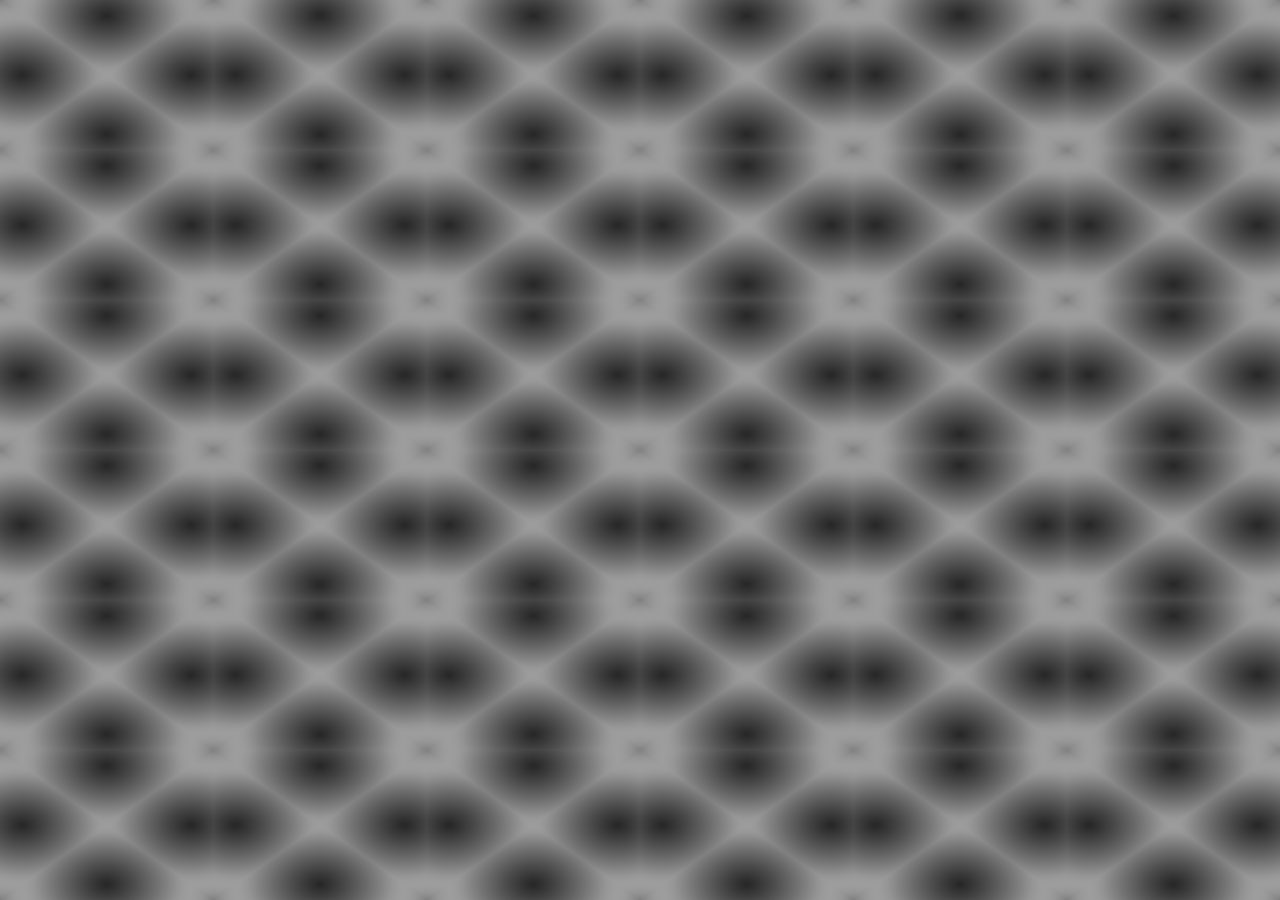
<file: week1.html>
<!DOCTYPE html>
<html lang="en">
<head>
    <meta charset="UTF-8">
    <meta name="viewport" content="width=device-width, initial-scale=1.0">
    <title>WebGL Shader Template</title>
    <style>
        /* Remove default margins and hide scrollbars */
        html, body {
            margin: 0;
            padding: 0;
            width: 100%;
            height: 100%;
            overflow: hidden;
            background: #000;
        }
        /* Make canvas cover the entire screen */
        canvas {
            display: block;
            width: 100vw;
            height: 100vh;
        }
    </style>
</head>
<body>

    <canvas id="gl-canvas"></canvas>

    <script>
        const canvas = document.querySelector('#gl-canvas');
        const gl = canvas.getContext('webgl');

        if (!gl) {
            alert('WebGL not supported!');
        }

        // Object to store normalized or raw mouse coordinates
        const mouse = { x: 0, y: 0 };

        // Track mouse movement (mapping WebGL's bottom-left origin)
        window.addEventListener('mousemove', (e) => {
            mouse.x = e.clientX;
            // Invert Y because browser coordinates start at top-left, WebGL starts at bottom-left
            mouse.y = window.innerHeight - e.clientY;
        });

        // Resize canvas to match display size
        function resize() {
            canvas.width = window.innerWidth;
            canvas.height = window.innerHeight;
            gl.viewport(0, 0, canvas.width, canvas.height);
        }
        window.addEventListener('resize', resize);
        resize();

        // Vertex shader: simple full-quad position pass
        const vsSource = `
            attribute vec2 a_position;
            void main() {
                gl_Position = vec4(a_position, 0.0, 1.0);
            }
        `;

        // Fragment shader: uses u_resolution, u_time, and u_mouse
        const fsSource = `
            // Author @patriciogv ( patriciogonzalezvivo.com ) - 2015
            //i used rotate2d and patterns
            #ifdef GL_ES
            precision mediump float;
            #endif

            #define PI 3.14159265359

            uniform vec2 u_resolution;
            uniform float u_time;

            mat2 scale2d(float _angle){
                return mat2(-sin(_angle),-sin(_angle),
                            sin(_angle),-sin(_angle));
            }

            float box(in vec2 _st, in vec2 _size){
                _size = vec2(0.5) - _size*0.020;
                vec2 uv = smoothstep(_size,
                                    _size+vec2(0.001),
                                    _st);
                uv *= smoothstep(_size,
                                _size+vec2(0.001),
                                vec2(1.0)-_st);
                return uv.x*uv.y;
            }

            float cross(in vec2 _st, float _size){
                return  box(_st, vec2(_size,_size)) +
                        box(_st, vec2(_size,_size));
            }

            vec2 brickTile(vec2 _st, float _zoom){
                _st *= _zoom;

                // Here is where the offset is happening
                _st.x += step(0.512, mod(_st.y,0.928)) * 2.188;

                return fract(_st);
            }

            void main(){
                vec2 st = gl_FragCoord.xy/u_resolution.xy;
                vec3 color = vec3(0.0);
            float d = 0.0;
                // move space from the center to the vec2(0.0)
                //st = st *3.160,0.0;

               //st = brickTile(st,2.0);

            st *= 6.0;    // Scale up the space by 3
                st = fract(st);
                st -= vec2(0.5,0.5);

                // rotate the space
                st = scale2d(sin(u_time)*1.9 ) * st;

                // move it back to the original place
                //st += vec2(1.000,0.740);

                // Show the coordinates of the space on the background
                //color = vec3(st.x,st.y,0.0);

              d = length(min(abs(st)-0.308,1.808));
                // Add the shape on the foreground
                 //color = vec3(st,0.0);

                gl_FragColor = vec4(vec3( smoothstep(-0.292,0.904,d)* smoothstep(0.854,0.356,d)) ,1.072);
            }
        `;

        // Helper function to compile shaders
        function createShader(gl, type, source) {
            const shader = gl.createShader(type);
            gl.shaderSource(shader, source);
            gl.compileShader(shader);
            if (!gl.getShaderParameter(shader, gl.COMPILE_STATUS)) {
                console.error(gl.getShaderInfoLog(shader));
                gl.deleteShader(shader);
                return null;
            }
            return shader;
        }

        const vertexShader = createShader(gl, gl.VERTEX_SHADER, vsSource);
        const fragmentShader = createShader(gl, gl.FRAGMENT_SHADER, fsSource);

        // Link program
        const program = gl.createProgram();
        gl.attachShader(program, vertexShader);
        gl.attachShader(program, fragmentShader);
        gl.linkProgram(program);
        gl.useProgram(program);

        // Set up rectangle geometry covering the screen (two triangles)
        const positionBuffer = gl.createBuffer();
        gl.bindBuffer(gl.ARRAY_BUFFER, positionBuffer);
        const positions = new Float32Array([
            -1, -1,
             1, -1,
            -1,  1,
            -1,  1,
             1, -1,
             1,  1,
        ]);
        gl.bufferData(gl.ARRAY_BUFFER, positions, gl.STATIC_DRAW);

        const positionLocation = gl.getAttribLocation(program, "a_position");
        gl.enableVertexAttribArray(positionLocation);
        gl.vertexAttribPointer(positionLocation, 2, gl.FLOAT, false, 0, 0);

        // Get uniform locations
        const resolutionLocation = gl.getUniformLocation(program, "u_resolution");
        const timeLocation = gl.getUniformLocation(program, "u_time");
        const mouseLocation = gl.getUniformLocation(program, "u_mouse");

        // Render loop
        let startTime = Date.now();
        function render() {
            let currentTime = (Date.now() - startTime) * 0.001;

            // Pass uniform data to shader
            gl.uniform2f(resolutionLocation, canvas.width, canvas.height);
            gl.uniform1f(timeLocation, currentTime);
            gl.uniform2f(mouseLocation, mouse.x, mouse.y);

            gl.drawArrays(gl.TRIANGLES, 0, 6);
            requestAnimationFrame(render);
        }
        render();
    </script>
</body>
</html>
</file>
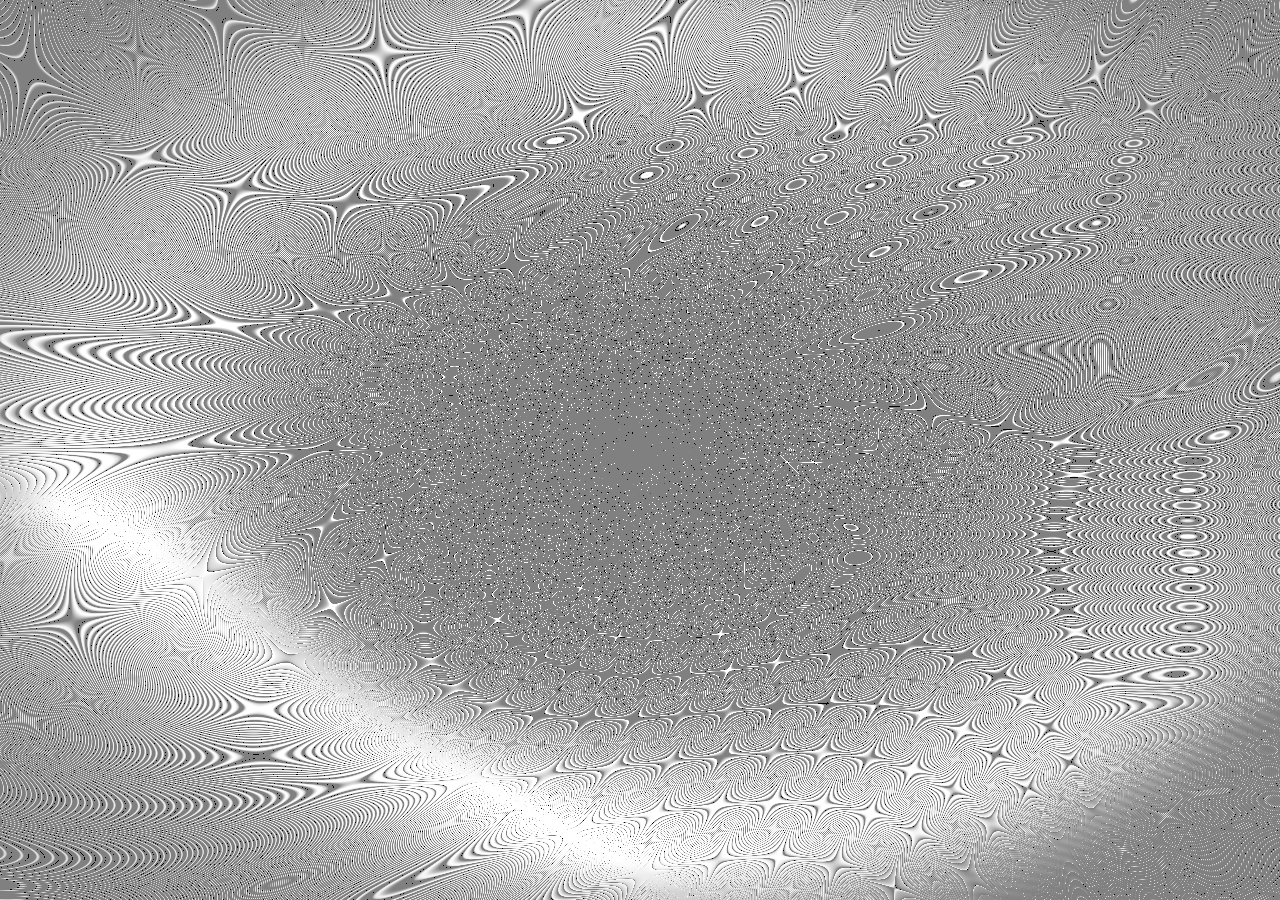
<file: week2.html>
<!DOCTYPE html>
<html lang="en">
<head>
    <meta charset="UTF-8">
    <meta name="viewport" content="width=device-width, initial-scale=1.0">
    <title>WebGL Shader Feedback</title>

    <style>
        html, body {
            margin: 0;
            padding: 0;
            width: 100%;
            height: 100%;
            overflow: hidden;
            background: #000;
        }

        canvas {
            display: block;
            width: 100vw;
            height: 100vh;
        }
    </style>
</head>

<body>

<canvas id="gl-canvas"></canvas>

<script>
const canvas = document.querySelector("#gl-canvas");
const gl = canvas.getContext("webgl");

if (!gl) {
    alert("WebGL not supported!");
    throw new Error("WebGL not supported");
}


// ------------------------------------------------------------
// Mouse
// ------------------------------------------------------------

const mouse = {
    x: 0,
    y: 0,
    down: 0 // Added mouse down state (0 = up, 1 = down)
};

window.addEventListener("mousemove", (e) => {
    mouse.x = e.clientX;
    mouse.y = window.innerHeight - e.clientY;
});

// Added mouse event listeners
window.addEventListener("mousedown", () => {
    mouse.down = 1;
});

window.addEventListener("mouseup", () => {
    mouse.down = 0;
});


// ------------------------------------------------------------
// Resize
// ------------------------------------------------------------

function resize() {
    const dpr = Math.min(window.devicePixelRatio || 1, 2);

    canvas.width = Math.floor(window.innerWidth * dpr);
    canvas.height = Math.floor(window.innerHeight * dpr);

    canvas.style.width = window.innerWidth + "px";
    canvas.style.height = window.innerHeight + "px";

    gl.viewport(0, 0, canvas.width, canvas.height);

    // Recreate the feedback buffers at the new resolution.
    createFeedbackBuffers();
}

window.addEventListener("resize", resize);


// ------------------------------------------------------------
// Vertex shader
// ------------------------------------------------------------

const vsSource = `
attribute vec2 a_position;

void main() {
    gl_Position = vec4(a_position, 0.0, 1.0);
}
`;


// ------------------------------------------------------------
// Fragment shader
// ------------------------------------------------------------

const fsSource = `
// Author @patriciogv - 2015
// http://patriciogonzalezvivo.com

// My own port of this processing code by @beesandbombs
// https://dribbble.com/shots/1696376-Circle-wave

#ifdef GL_ES
precision mediump float;
#endif

uniform vec2 u_resolution;
uniform vec2 u_mouse;
uniform float u_time;

vec2 random2(vec2 st){
    st = vec2( dot(st,vec2(127.1,311.7)),
              dot(st,vec2(269.5,183.3)) );
    return -1.0 + 2.0*fract(sin(st)*43758.5453123);
}

// Gradient Noise by Inigo Quilez - iq/2013
// https://www.shadertoy.com/view/XdXGW8
float noise(vec2 st) {
    vec2 i = floor(st);
    vec2 f = fract(st);

    vec2 u = f*f*(3.0-2.0*f);

    return mix( mix( dot( random2(i + vec2(0.0,0.0) ), f - vec2(0.0,0.0) ),
                     dot( random2(i + vec2(1.0,0.0) ), f - vec2(1.0,0.0) ), u.x),
                mix( dot( random2(i + vec2(0.0,1.0) ), f - vec2(0.0,1.0) ),
                     dot( random2(i + vec2(1.0,1.0) ), f - vec2(1.0,1.0) ), u.x), u.y);
}

mat2 rotate2d(float _angle){
    return mat2(cos(_angle),-sin(_angle),
                sin(_angle),cos(_angle));
}

float shape(vec2 st, float radius) {
	st = vec2(0.5)-st;
    float r = length(st)*1.9;
    float a = atan(st.y,st.x);
    float m = abs(mod(a+u_time-2.0,29.0))/39.0;
    float f = radius;
 
    m += noise(st+u_time/3.0)*-0.836;
    // a *= 1.+abs(atan(u_time*0.2))*9.0;
     a *= 3.+noise(st+u_time*.50)*120.0;
    f += tan(a*98.)*noise(st+u_time*0.560)*0.9;
    f += (sin(a*2.)*.1*pow(m,2.));
    return 5.86-smoothstep(f,f*1.9,r);
}

float shapeBorder(vec2 st, float radius, float width) {
    return shape(st,radius)-shape(st,radius+width);
}

void main() {
	vec2 st = gl_FragCoord.xy/u_resolution.xy;
	vec3 color = vec3(1.0) * shapeBorder(st,0.480,0.124);
    
    
//0.4-color can change the greyscale
	gl_FragColor = vec4( 0.5-color, 1.0 );
}
`;

function createShader(gl, type, source) {

    const shader = gl.createShader(type);

    gl.shaderSource(shader, source);
    gl.compileShader(shader);

    if (!gl.getShaderParameter(shader, gl.COMPILE_STATUS)) {

        console.error(
            gl.getShaderInfoLog(shader)
        );

        gl.deleteShader(shader);

        return null;
    }

    return shader;
}

const vertexShader =
    createShader(gl, gl.VERTEX_SHADER, vsSource);

const fragmentShader =
    createShader(gl, gl.FRAGMENT_SHADER, fsSource);

const program = gl.createProgram();

gl.attachShader(program, vertexShader);
gl.attachShader(program, fragmentShader);

gl.linkProgram(program);

if (!gl.getProgramParameter(program, gl.LINK_STATUS)) {
    console.error(gl.getProgramInfoLog(program));
}

gl.useProgram(program);

const positionBuffer = gl.createBuffer();

gl.bindBuffer(
    gl.ARRAY_BUFFER,
    positionBuffer
);

const positions = new Float32Array([
    -1, -1,
     1, -1,
    -1,  1,

    -1,  1,
     1, -1,
     1,  1
]);

gl.bufferData(
    gl.ARRAY_BUFFER,
    positions,
    gl.STATIC_DRAW
);

const positionLocation =
    gl.getAttribLocation(
        program,
        "a_position"
    );

gl.enableVertexAttribArray(
    positionLocation
);

gl.vertexAttribPointer(
    positionLocation,
    2,
    gl.FLOAT,
    false,
    0,
    0
);

const resolutionLocation =
    gl.getUniformLocation(
        program,
        "u_resolution"
    );

const timeLocation =
    gl.getUniformLocation(
        program,
        "u_time"
    );

const mouseLocation =
    gl.getUniformLocation(
        program,
        "u_mouse"
    );

// Added mouse down uniform location
const mouseDownLocation =
    gl.getUniformLocation(
        program,
        "u_mousedown"
    );

const previousFrameLocation =
    gl.getUniformLocation(
        program,
        "u_previousFrame"
    );


// Feedback buffers

let bufferA = null;
let bufferB = null;


// Create a texture + framebuffer pair.
function createBuffer(width, height) {

    const texture = gl.createTexture();

    gl.bindTexture(
        gl.TEXTURE_2D,
        texture
    );

    gl.texParameteri(
        gl.TEXTURE_2D,
        gl.TEXTURE_MIN_FILTER,
        gl.LINEAR
    );

    gl.texParameteri(
        gl.TEXTURE_2D,
        gl.TEXTURE_MAG_FILTER,
        gl.LINEAR
    );

    gl.texParameteri(
        gl.TEXTURE_2D,
        gl.TEXTURE_WRAP_S,
        gl.CLAMP_TO_EDGE
    );

    gl.texParameteri(
        gl.TEXTURE_2D,
        gl.TEXTURE_WRAP_T,
        gl.CLAMP_TO_EDGE
    );

    // Allocate texture storage.
    gl.texImage2D(
        gl.TEXTURE_2D,
        0,
        gl.RGBA,
        width,
        height,
        0,
        gl.RGBA,
        gl.UNSIGNED_BYTE,
        null
    );


    const framebuffer =
        gl.createFramebuffer();

    gl.bindFramebuffer(
        gl.FRAMEBUFFER,
        framebuffer
    );

    gl.framebufferTexture2D(
        gl.FRAMEBUFFER,
        gl.COLOR_ATTACHMENT0,
        gl.TEXTURE_2D,
        texture,
        0
    );


    const status =
        gl.checkFramebufferStatus(
            gl.FRAMEBUFFER
        );

    if (status !== gl.FRAMEBUFFER_COMPLETE) {
        console.error(
            "Framebuffer incomplete:",
            status
        );
    }


    gl.bindFramebuffer(
        gl.FRAMEBUFFER,
        null
    );

    gl.bindTexture(
        gl.TEXTURE_2D,
        null
    );


    return {
        framebuffer,
        texture
    };
}


// Recreate both buffers after resizing.
function createFeedbackBuffers() {

    if (bufferA) {
        gl.deleteFramebuffer(bufferA.framebuffer);
        gl.deleteTexture(bufferA.texture);

        gl.deleteFramebuffer(bufferB.framebuffer);
        gl.deleteTexture(bufferB.texture);
    }

    bufferA =
        createBuffer(
            canvas.width,
            canvas.height
        );

    bufferB =
        createBuffer(
            canvas.width,
            canvas.height
        );


    // Clear both buffers to black.
    gl.bindFramebuffer(
        gl.FRAMEBUFFER,
        bufferA.framebuffer
    );

    gl.clearColor(0, 0, 0, 1);
    gl.clear(gl.COLOR_BUFFER_BIT);


    gl.bindFramebuffer(
        gl.FRAMEBUFFER,
        bufferB.framebuffer
    );

    gl.clearColor(0, 0, 0, 1);
    gl.clear(gl.COLOR_BUFFER_BIT);


    gl.bindFramebuffer(
        gl.FRAMEBUFFER,
        null
    );
}


// Initial buffers.
resize();


// ------------------------------------------------------------
// Render loop
// ------------------------------------------------------------

let startTime = performance.now();

function render() {

    const currentTime =
        (performance.now() - startTime) * 0.001;


    // --------------------------------------------------------
    // 1. Render into bufferB
    // --------------------------------------------------------

    gl.bindFramebuffer(
        gl.FRAMEBUFFER,
        bufferB.framebuffer
    );

    gl.viewport(
        0,
        0,
        canvas.width,
        canvas.height
    );


    // Pass uniforms.
    gl.uniform2f(
        resolutionLocation,
        canvas.width,
        canvas.height
    );

    gl.uniform1f(
        timeLocation,
        currentTime
    );

    gl.uniform2f(
        mouseLocation,
        mouse.x,
        mouse.y
    );

    // Pass mouse down state to uniform.
    gl.uniform1f(
        mouseDownLocation,
        mouse.down
    );


    // --------------------------------------------------------
    // Give the shader bufferA (previous frame)
    // --------------------------------------------------------

    gl.activeTexture(
        gl.TEXTURE0
    );

    gl.bindTexture(
        gl.TEXTURE_2D,
        bufferA.texture
    );

    gl.uniform1i(
        previousFrameLocation,
        0
    );


    // Draw shader into bufferB.
    gl.drawArrays(
        gl.TRIANGLES,
        0,
        6
    );


    // --------------------------------------------------------
    // 2. Display bufferB on the screen
    // --------------------------------------------------------

    gl.bindFramebuffer(
        gl.FRAMEBUFFER,
        null
    );

    gl.viewport(
        0,
        0,
        canvas.width,
        canvas.height
    );


    // Copy bufferB to the screen.
    gl.bindTexture(
        gl.TEXTURE_2D,
        bufferB.texture
    );

    gl.drawArrays(
        gl.TRIANGLES,
        0,
        6
    );


    // --------------------------------------------------------
    // 3. Swap buffers
    // --------------------------------------------------------

    const temp = bufferA;

    bufferA = bufferB;
    bufferB = temp;


    requestAnimationFrame(render);
}

render();

</script>

</body>
</html>
</file>
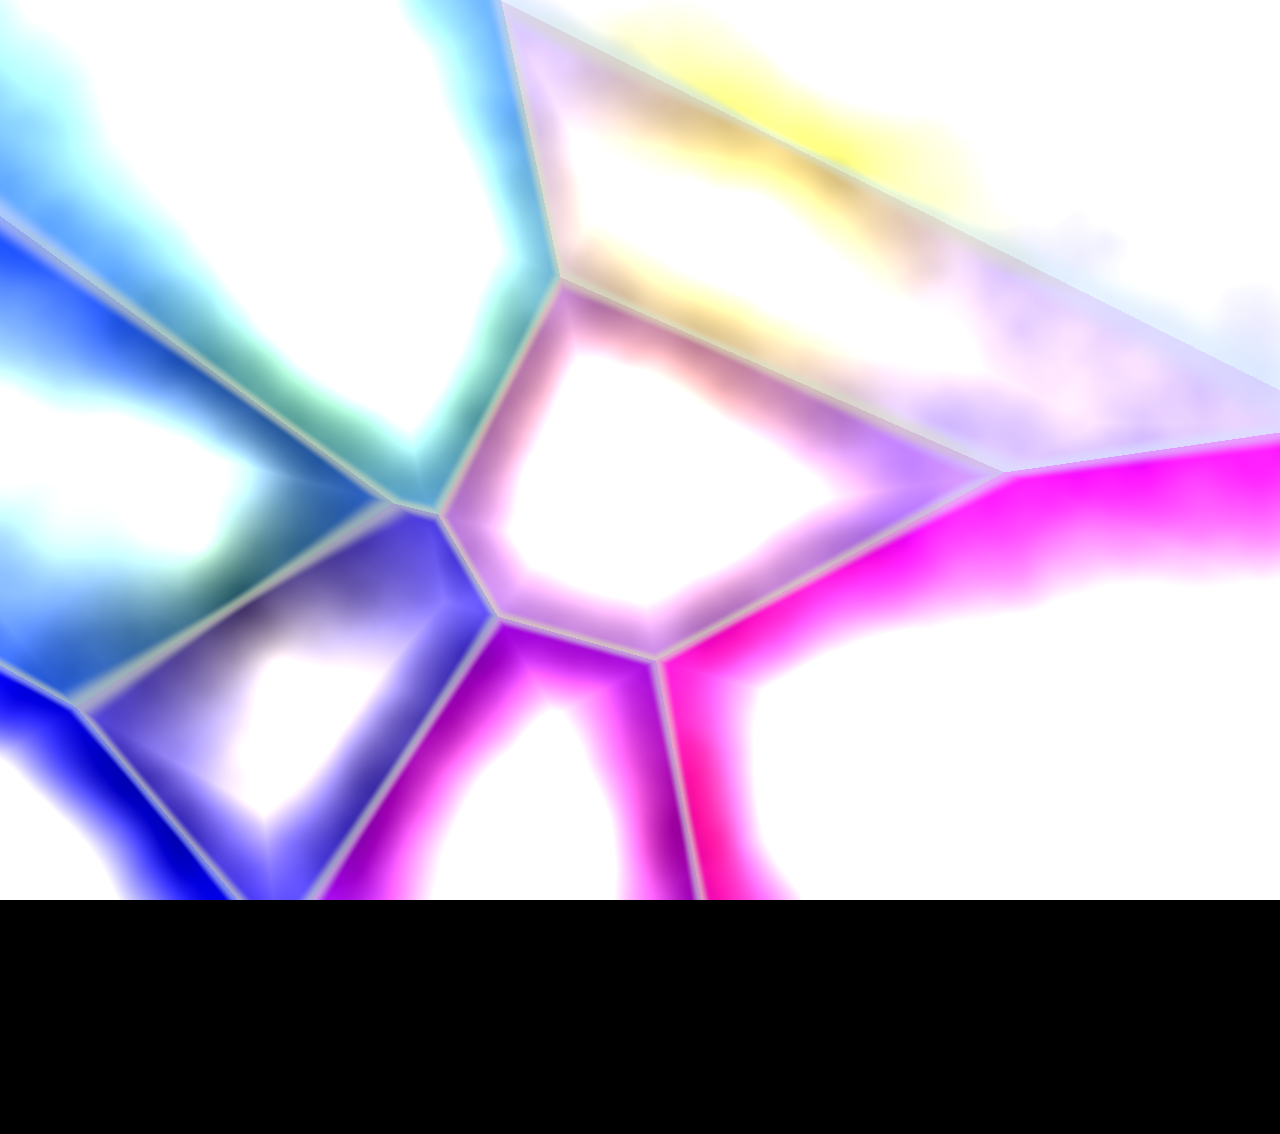
<file: week2_2.html>
<!DOCTYPE html>
<html lang="en">
<head>
    <meta charset="UTF-8">
    <meta name="viewport" content="width=device-width, initial-scale=1.0">
    <title>WebGL Shader Feedback</title>

    <style>
        html, body {
            margin: 0;
            padding: 0;
            width: 100%;
            height: 100%;
            overflow: hidden;
            background: #000;
        }

        canvas {
            display: block;
            width: 100vw;
            height: 100vh;
        }
    </style>
</head>

<body>

<canvas id="gl-canvas"></canvas>

<script>
const canvas = document.querySelector("#gl-canvas");
const gl = canvas.getContext("webgl");

if (!gl) {
    alert("WebGL not supported!");
    throw new Error("WebGL not supported");
}


// ------------------------------------------------------------
// Mouse
// ------------------------------------------------------------

const mouse = {
    x: 0,
    y: 0,
    down: 0 // Added mouse down state (0 = up, 1 = down)
};



// Added mouse event listeners
 window.addEventListener('mousemove', (e) => {
            mouse.x = e.clientX;
            // Invert Y because browser coordinates start at top-left, WebGL starts at bottom-left
            mouse.y = (window.innerHeight - e.clientY);
        });


// ------------------------------------------------------------
// Resize
// ------------------------------------------------------------

function resize() {
     dpr = Math.min(window.devicePixelRatio || 1, 2);

    canvas.width = Math.floor(window.innerWidth );
    canvas.height = Math.floor(window.innerHeight );

    canvas.style.width = window.innerWidth + "px";
    canvas.style.height = window.innerHeight + "px";

    gl.viewport(0, 0, canvas.width, canvas.height);

    // Recreate the feedback buffers at the new resolution.
    createFeedbackBuffers();
}

window.addEventListener("resize", resize);


// ------------------------------------------------------------
// Vertex shader
// ------------------------------------------------------------

const vsSource = `
attribute vec2 a_position;

void main() {
    gl_Position = vec4(a_position, 0.0, 1.0);
}
`;


// ------------------------------------------------------------
// Fragment shader - I intended to make a shader that emulated bubble soap foam/suds
// I couldnt get it to work the way I wanted, but I did get a cell voronoi pattern with some nice color and texture
//that reminds me of bubbles. 
// ------------------------------------------------------------
const fsSource = `
// Author: @patriciogv
// Title: 4 cells voronoi

#ifdef GL_ES
precision mediump float;
#endif

uniform vec2 u_resolution;
uniform vec2 u_mouse;
uniform float u_time;

float random (in vec2 st) {
    return fract(sin(dot(st.xy, vec2(12.9898, 78.233))) * 43758.5453123);
}

float noise (in vec2 st) {
    vec2 i = floor(st);
    vec2 f = fract(st);

    float a = random(i);
    float b = random(i + vec2(1.0, 0.0));
    float c = random(i + vec2(0.0, 1.0));
    float d = random(i + vec2(1.0, 1.0));

    vec2 u = f * f * (3.0 - 2.0 * f);

    return mix(a, b, u.x) +
            (c - a) * u.y * (1.0 - u.x) +
            (d - b) * u.x * u.y;
}

// taken from the fractal Brownian motion example in the book of shaders by @patriciogv - 2015
#define OCTAVES 6
float fbm (in vec2 st) {
    float value = 0.0;
    float amplitude = .8;
    for (int i = 0; i < OCTAVES; i++) {
        value += amplitude * noise(st);
        st *= 2.;
        amplitude *= .3;
    }
    return value;
}

void main() {
    vec2 st = gl_FragCoord.xy / u_resolution.xy;
    st.x *= u_resolution.x / u_resolution.y;

    //calling different cells voronoi
    vec3 color = vec3(0.255, 0.255, 0.255);
    vec2 point[9];
    point[0] = vec2(0.83, 0.75);
    point[1] = vec2(0.60, 0.07);
    point[2] = vec2(0.920, 0.930);
    point[3] = vec2(0.31, 0.26);
    point[4] = u_mouse / u_resolution;
    point[5] = vec2(0.220, 0.400);
    point[6] = vec2(0.410, 0.660);
    point[7] = vec2(0.720, 0.500);
    point[8] = vec2(0.920, 0.130);

    //the f1 and f2 distance loops, distance() tracks the closest point and position in m_point, and the second closest point in m_dist2. The difference between the two distances is used to create a border around the cells.
    float m_dist  = 1.0;
    float m_dist2 = 1.0;
    vec2  m_point;

    for (int i = 0; i < 9; i++) {
        float dist = distance(st, point[i]);
        if (dist < m_dist) {
            m_dist2 = m_dist;
            m_dist = dist;
            m_point = point[i];
        } else if (dist < m_dist2) {
            m_dist2 = dist;
        }
    }

    //the brightness grows with distance from the nearest point center
    color += m_dist * 2.4;
    color.rg = m_point;

    //takes the fbm and applies to color to make a soft organic looking noise
    float grain = fbm(st * 15.0);
    color += (grain - 0.2) * 0.2;

    //the rainbow edge on the cells
    float edge = m_dist2 - m_dist;
    float outline_alpha = (0.80 - smoothstep(0.002, 0.02, edge)) * 0.704;

    vec3 tintA = vec3(0.85, 0.95, 1.0);
    vec3 tintB = vec3(0.95, 0.85, 1.0);
    vec3 tintC = vec3(0.85, 1.0, 0.9);
    vec3 tintD = vec3(1.000, 0.717, 0.002);

    vec3 haloColor = mix(tintA, tintC, m_point.x);
    haloColor = mix(haloColor, tintD, m_point.y);
    haloColor = mix(haloColor, tintA, m_point.y);

    color = mix(color, haloColor, outline_alpha);

    //controlling how much white is in the center of the cells
    color += (0.99 - smoothstep(0.4, 0., edge)) * 2.6;

    gl_FragColor = vec4(color, 0.90);
}
`;

function createShader(gl, type, source) {

    const shader = gl.createShader(type);

    gl.shaderSource(shader, source);
    gl.compileShader(shader);

    if (!gl.getShaderParameter(shader, gl.COMPILE_STATUS)) {

        console.error(
            gl.getShaderInfoLog(shader)
        );

        gl.deleteShader(shader);

        return null;
    }

    return shader;
}

const vertexShader =
    createShader(gl, gl.VERTEX_SHADER, vsSource);

const fragmentShader =
    createShader(gl, gl.FRAGMENT_SHADER, fsSource);

const program = gl.createProgram();

gl.attachShader(program, vertexShader);
gl.attachShader(program, fragmentShader);

gl.linkProgram(program);

if (!gl.getProgramParameter(program, gl.LINK_STATUS)) {
    console.error(gl.getProgramInfoLog(program));
}

gl.useProgram(program);

const positionBuffer = gl.createBuffer();

gl.bindBuffer(
    gl.ARRAY_BUFFER,
    positionBuffer
);

const positions = new Float32Array([
    -1, -1,
     1, -1,
    -1,  1,

    -1,  1,
     1, -1,
     1,  1
]);

gl.bufferData(
    gl.ARRAY_BUFFER,
    positions,
    gl.STATIC_DRAW
);

const positionLocation =
    gl.getAttribLocation(
        program,
        "a_position"
    );

gl.enableVertexAttribArray(
    positionLocation
);

gl.vertexAttribPointer(
    positionLocation,
    2,
    gl.FLOAT,
    false,
    0,
    0
);

const resolutionLocation =
    gl.getUniformLocation(
        program,
        "u_resolution"
    );

const timeLocation =
    gl.getUniformLocation(
        program,
        "u_time"
    );

const mouseLocation =
    gl.getUniformLocation(
        program,
        "u_mouse"
    );

// Added mouse down uniform location
const mouseDownLocation =
    gl.getUniformLocation(
        program,
        "u_mousedown"
    );

const previousFrameLocation =
    gl.getUniformLocation(
        program,
        "u_previousFrame"
    );


// Feedback buffers

let bufferA = null;
let bufferB = null;


// Create a texture + framebuffer pair.
function createBuffer(width, height) {

    const texture = gl.createTexture();

    gl.bindTexture(
        gl.TEXTURE_2D,
        texture
    );

    gl.texParameteri(
        gl.TEXTURE_2D,
        gl.TEXTURE_MIN_FILTER,
        gl.LINEAR
    );

    gl.texParameteri(
        gl.TEXTURE_2D,
        gl.TEXTURE_MAG_FILTER,
        gl.LINEAR
    );

    gl.texParameteri(
        gl.TEXTURE_2D,
        gl.TEXTURE_WRAP_S,
        gl.CLAMP_TO_EDGE
    );

    gl.texParameteri(
        gl.TEXTURE_2D,
        gl.TEXTURE_WRAP_T,
        gl.CLAMP_TO_EDGE
    );

    // Allocate texture storage.
    gl.texImage2D(
        gl.TEXTURE_2D,
        0,
        gl.RGBA,
        width,
        height,
        0,
        gl.RGBA,
        gl.UNSIGNED_BYTE,
        null
    );


    const framebuffer =
        gl.createFramebuffer();

    gl.bindFramebuffer(
        gl.FRAMEBUFFER,
        framebuffer
    );

    gl.framebufferTexture2D(
        gl.FRAMEBUFFER,
        gl.COLOR_ATTACHMENT0,
        gl.TEXTURE_2D,
        texture,
        0
    );


    const status =
        gl.checkFramebufferStatus(
            gl.FRAMEBUFFER
        );

    if (status !== gl.FRAMEBUFFER_COMPLETE) {
        console.error(
            "Framebuffer incomplete:",
            status
        );
    }


    gl.bindFramebuffer(
        gl.FRAMEBUFFER,
        null
    );

    gl.bindTexture(
        gl.TEXTURE_2D,
        null
    );


    return {
        framebuffer,
        texture
    };
}


// Recreate both buffers after resizing.
function createFeedbackBuffers() {

    if (bufferA) {
        gl.deleteFramebuffer(bufferA.framebuffer);
        gl.deleteTexture(bufferA.texture);

        gl.deleteFramebuffer(bufferB.framebuffer);
        gl.deleteTexture(bufferB.texture);
    }

    bufferA =
        createBuffer(
            canvas.width,
            canvas.height
        );

    bufferB =
        createBuffer(
            canvas.width,
            canvas.height
        );


    // Clear both buffers to black.
    gl.bindFramebuffer(
        gl.FRAMEBUFFER,
        bufferA.framebuffer
    );

    gl.clearColor(0, 0, 0, 1);
    gl.clear(gl.COLOR_BUFFER_BIT);


    gl.bindFramebuffer(
        gl.FRAMEBUFFER,
        bufferB.framebuffer
    );

    gl.clearColor(0, 0, 0, 1);
    gl.clear(gl.COLOR_BUFFER_BIT);


    gl.bindFramebuffer(
        gl.FRAMEBUFFER,
        null
    );
}


// Initial buffers.
resize();


// ------------------------------------------------------------
// Render loop
// ------------------------------------------------------------

let startTime = performance.now();

function render() {

    const currentTime =
        (performance.now() - startTime) * 0.001;


    // --------------------------------------------------------
    // 1. Render into bufferB
    // --------------------------------------------------------

    gl.bindFramebuffer(
        gl.FRAMEBUFFER,
        bufferB.framebuffer
    );

    gl.viewport(
        0,
        0,
        canvas.width,
        canvas.height
    );


    // Pass uniforms.
    gl.uniform2f(
        resolutionLocation,
        canvas.width,
        canvas.height
    );

    gl.uniform1f(
        timeLocation,
        currentTime
    );

    gl.uniform2f(
        mouseLocation,
        mouse.x,
        mouse.y
    );

    // Pass mouse down state to uniform.
    gl.uniform1f(
        mouseDownLocation,
        mouse.down
    );


    // --------------------------------------------------------
    // Give the shader bufferA (previous frame)
    // --------------------------------------------------------

    gl.activeTexture(
        gl.TEXTURE0
    );

    gl.bindTexture(
        gl.TEXTURE_2D,
        bufferA.texture
    );

    gl.uniform1i(
        previousFrameLocation,
        0
    );


    // Draw shader into bufferB.
    gl.drawArrays(
        gl.TRIANGLES,
        0,
        6
    );


    // --------------------------------------------------------
    // 2. Display bufferB on the screen
    // --------------------------------------------------------

    gl.bindFramebuffer(
        gl.FRAMEBUFFER,
        null
    );

    gl.viewport(
        0,
        0,
        canvas.width,
        canvas.height
    );


    // Copy bufferB to the screen.
    gl.bindTexture(
        gl.TEXTURE_2D,
        bufferB.texture
    );

    gl.drawArrays(
        gl.TRIANGLES,
        0,
        6
    );


    // --------------------------------------------------------
    // 3. Swap buffers
    // --------------------------------------------------------

    const temp = bufferA;

    bufferA = bufferB;
    bufferB = temp;


    requestAnimationFrame(render);
}

render();

</script>

</body>
</html>

// Author: @patriciogv
// Title: 4 cells voronoi

#ifdef GL_ES
precision mediump float;
#endif

uniform vec2 u_resolution;
uniform vec2 u_mouse;
uniform float u_time;


float random (in vec2 st) {
    return fract(sin(dot(st.xy, vec2(12.9898, 78.233))) * 43758.5453123);
}

float noise (in vec2 st) {
    vec2 i = floor(st);
    vec2 f = fract(st);

    float a = random(i);
    float b = random(i + vec2(1.0, 0.0));
    float c = random(i + vec2(0.0, 1.0));
    float d = random(i + vec2(1.0, 1.0));

    vec2 u = f * f * (3.0 - 2.0 * f);

    return mix(a, b, u.x) +
            (c - a) * u.y * (1.0 - u.x) +
            (d - b) * u.x * u.y;
}

#define OCTAVES 6
float fbm (in vec2 st) {
    float value = 0.0;
    float amplitude = .8;
    for (int i = 0; i < OCTAVES; i++) {
        value += amplitude * noise(st);
        st *= 2.;
        amplitude *= .3;
    }
    return value;
}

void main() {
    vec2 st = gl_FragCoord.xy / u_resolution.xy;
    st.x *= u_resolution.x / u_resolution.y;

    vec3 color = vec3(0.255, 0.255, 0.255);

    vec2 point[9];
    point[0] = vec2(0.83, 0.75);
    point[1] = vec2(0.60, 0.07);
    point[2] = vec2(0.920, 0.930);
    point[3] = vec2(0.31, 0.26);
    point[4] = u_mouse / u_resolution;
    point[5] = vec2(0.220, 0.400);
    point[6] = vec2(0.410, 0.660);
    point[7] = vec2(0.720, 0.500);
    point[8] = vec2(0.920, 0.130);

    float m_dist  = 1.0;
    float m_dist2 = 1.0;
    vec2  m_point;

    for (int i = 0; i < 9; i++) {
        float dist = distance(st, point[i]);
        if (dist < m_dist) {
            m_dist2 = m_dist;
            m_dist = dist;
            m_point = point[i];
        } else if (dist < m_dist2) {
            m_dist2 = dist;
        }
    }

    color += m_dist * 2.4;
    color.rg = m_point;

    // --- Surface texture ---
    // fbm() gives us a soft, organic mottling instead of one flat tint per
    // cell - like faint thickness variations on real soap film. Scaled up
    // (st*25) so the detail is fine grain rather than one big blob, and
    // centered around 0 (subtract 0.5) so it can lighten OR darken instead
    // of just brightening everything.
    float grain = fbm(st * 15.0);
    color += (grain - 0.2) * 0.2;

    // --- Border controls ---
    float edge = m_dist2 - m_dist;

    float outline_alpha = (0.80 - smoothstep(0.002, 0.02, edge)) * 0.704;

    vec3 tintA = vec3(0.85, 0.95, 1.0);
    vec3 tintB = vec3(0.95, 0.85, 1.0);
    vec3 tintC = vec3(0.85, 1.0, 0.9);
    vec3 tintD = vec3(1.000, 0.717, 0.002);

    vec3 haloColor = mix(tintA, tintC, m_point.x);
    haloColor = mix(haloColor, tintD, m_point.y);
    haloColor = mix(haloColor, tintA, m_point.y);

    color = mix(color, haloColor, outline_alpha);

    color += (0.99 - smoothstep(0.3, 0., edge)) * 3.2;

    gl_FragColor = vec4(clamp(color, .0, 1.0), 0.90);
}
</file>
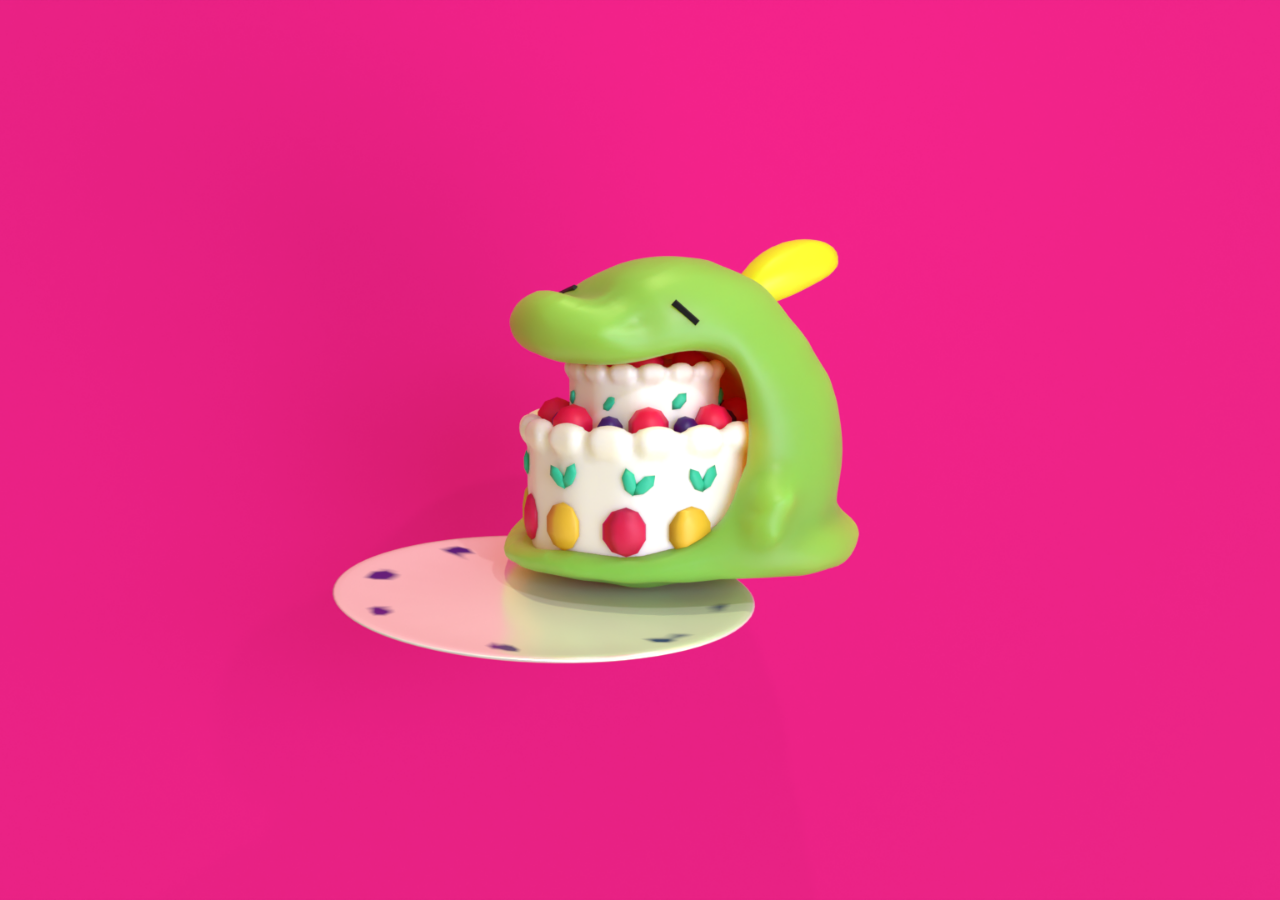
<file: week4.html>
<!DOCTYPE html>
<html lang="en">
<head>
    <meta charset="UTF-8">
    <meta name="viewport" content="width=device-width, initial-scale=1.0">
    <title>Week 4</title>
    <style>
        html, body {
            margin: 0;
            padding: 0;
            width: 100%;
            height: 100%;
            overflow: hidden;
        }

        img {
            display: block;
            width: 100vw;
            height: 100vh;
            object-fit: cover;
        }
    </style>
</head>
<body>
    <img src="cfgi_updatedweek4.png" alt="Week 4">
</body>
</html>
</file>
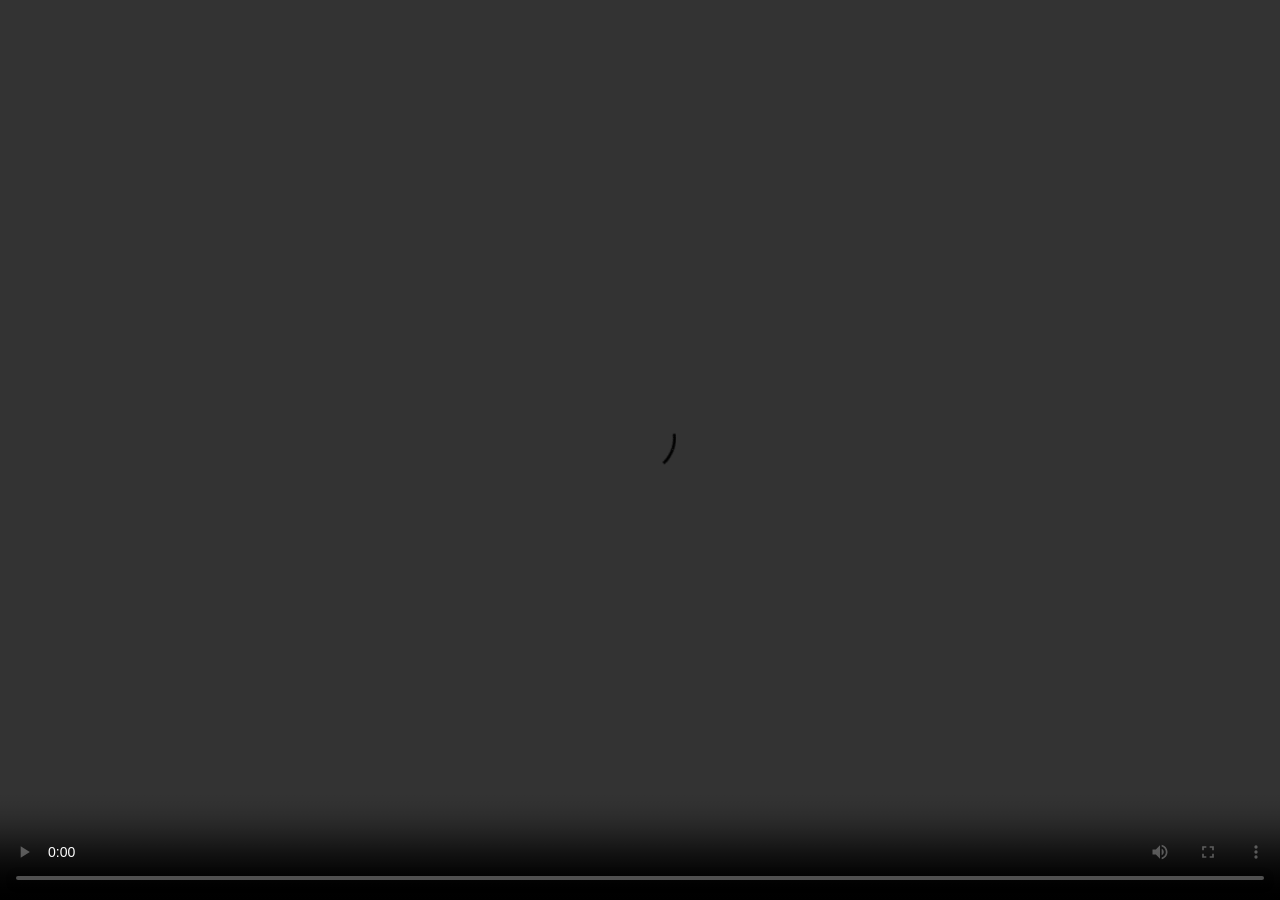
<file: week5.html>
<!DOCTYPE html>
<html lang="en">
<head>
    <meta charset="UTF-8">
    <meta name="viewport" content="width=device-width, initial-scale=1.0">
    <title>Week 5</title>
    <style>
        body {
            margin: 0;
            background: black;
        }

        video {
            display: block;
            width: 100vw;
            height: 100vh;
            object-fit: cover;
        }
    </style>
</head>

<body>
    <video controls>
        <source src="week5vid.mp4" type="video/mp4">
        Your browser does not support the video tag.
    </video>
</body>
</html>
</file>
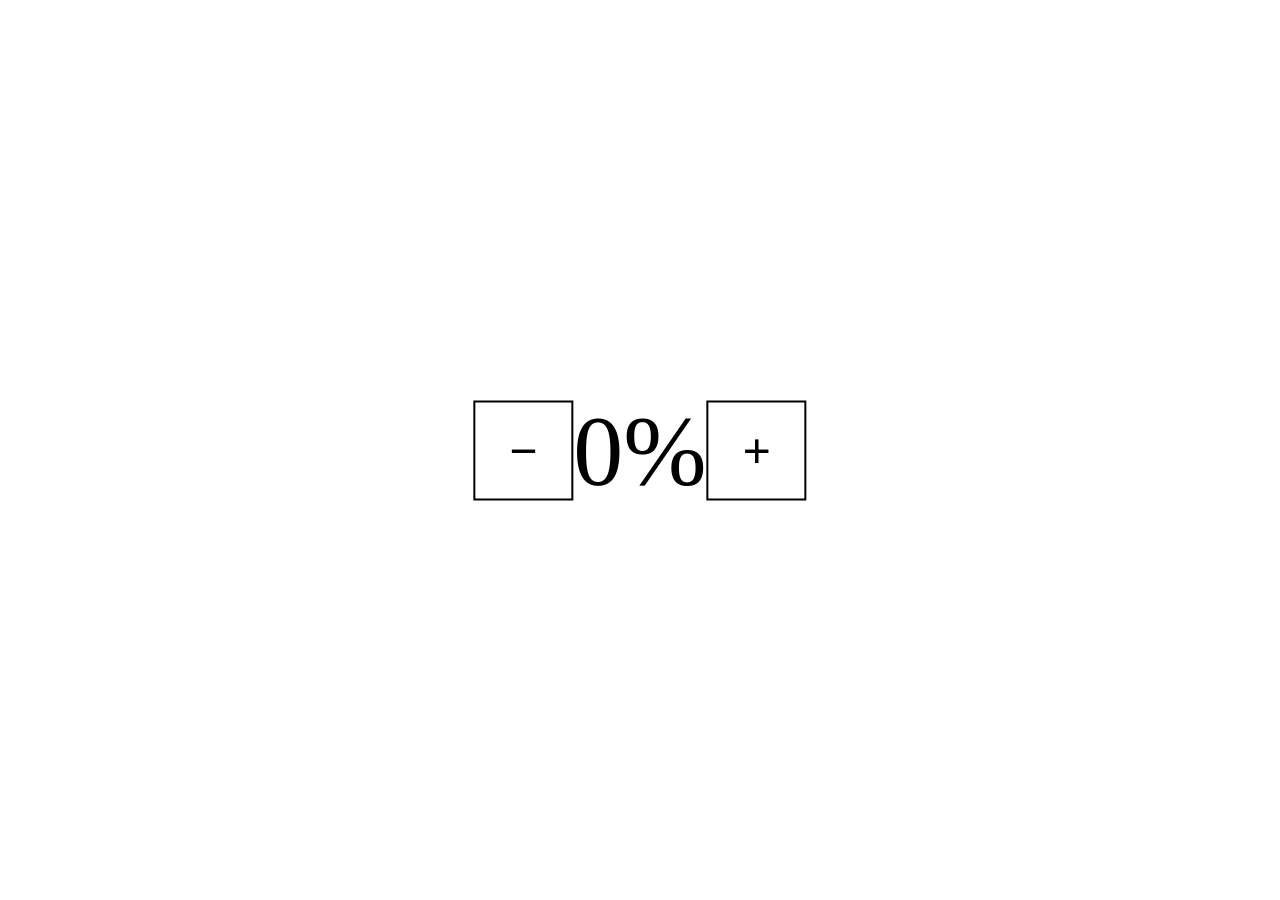
<file: week6.html>
<!DOCTYPE html>
<html lang="en">
<head>
    <meta charset="UTF-8">
    <meta name="viewport" content="width=device-width, initial-scale=1.0">
    <title>Week 6</title>
    <link rel="stylesheet" href="week6.css">
</head>
<body>

    <div id="controller">
        <button id="minus">−</button>
        <div id="volume">00%</div>
        <button id="plus">+</button>
    </div>
    <audio id="song" src="dogboy.mp3" autoplay loop></audio>
    <div id="overlay">
        <div id="captcha">

            <div id="captcha-header">
                <div id="header-small">Select all images with</div>
                <div id="header-big">dogs</div>
            </div>
            <div id="grid"></div>

            <div id="error">Please try again.</div>

            <div id="captcha-footer">
                <button id="verify">VERIFY</button>
            </div>
        </div>
    </div>

    <script src="week6.js"></script>
</body>
</html>
</file>
<file: week6.css>
html, body {
    margin: 0;
    padding: 0;
    width: 100%;
    height: 100%;
    font-family: 'Times New Roman', Times, serif
}


#controller {
    position: fixed;
    top: 50%;
    left: 50%;
    transform: translate(-50%, -50%);  
    display: flex;
    align-items: center;
}

#controller button {
    width: 100px;
    height: 100px;
    font-size: 48px;
    border: 2px solid black;
  background: white;
}

#controller button:hover {
    background: #c6c6c6;
}

#volume {

    text-align: center;
    font-size: 100px;
}




#overlay {
    display: none;   
    position: fixed;
    top: 0;
    left: 0;
    width: 100%;
    height: 100%;
    background: rgba(0, 0, 0, 0.5);
    z-index: 10;
}

#captcha {
    position: absolute;
    top: 50%;
    left: 50%;
    transform: translate(-50%, -50%);
    width: 400px;
  background: white;
    border: 1px solid #ccc;
    box-shadow: 2px 2px 7px rgba(0, 0, 0, 0.3);
    padding: 8px;
    box-sizing: border-box;
}

#captcha-header {
    background: #4a90e2;  
    color: #fff;
    padding: 24px 16px;
    margin-bottom: 8px;
}

#header-small {
    font-size: 14px;
}

#header-big {
    font-size: 24px;
    font-weight: 500;
    line-height: 1.3;
}

#header-hint {
    font-size: 14px;
    margin-top: 6px;
}

#grid {
    display: grid;
    grid-template-columns: repeat(3, 1fr);

}
.tile {
    position: relative;
    aspect-ratio: 1 / 1;
    background: white;
    cursor: pointer;
    overflow: hidden;
}

.tile img {
    width: 100%;
    height: 100%;
    object-fit: cover;
    display: block;
    transition: transform 0.1s;
}

.tile.selected img {
    transform: scale(0.8);
}

.check {
    display: none;
    position: absolute;
    top: 5px;
    left: 8px;
    width: 22px;
    height: 22px;
    background: #4a90e2;
    border-radius: 50%;
    color: white;
    font-size: 15px;
    line-height: 24px;
    text-align: center;
}

.tile.selected .check {
    display: block;
}
#error {
    display: none;
    color: red;
    font-size: 14px;
    padding: 8px 4px 2px;
}
#captcha-footer {
    display: flex;
    justify-content: flex-end; 
    align-items: center;
    border-top: 1px solid #ddd;
    margin-top: 8px;
    padding-top: 8px;
}
#verify {
    background: #4a90e2;
    color: #fff;
    border: none;
    border-radius: 2px;
    padding: 12px 24px;
    font-family: Roboto, Arial, sans-serif;
    font-size: 14px;
    font-weight: 500;
    cursor: pointer;
}
#verify:hover {
    background: #3b7dd8;
}
</file>
